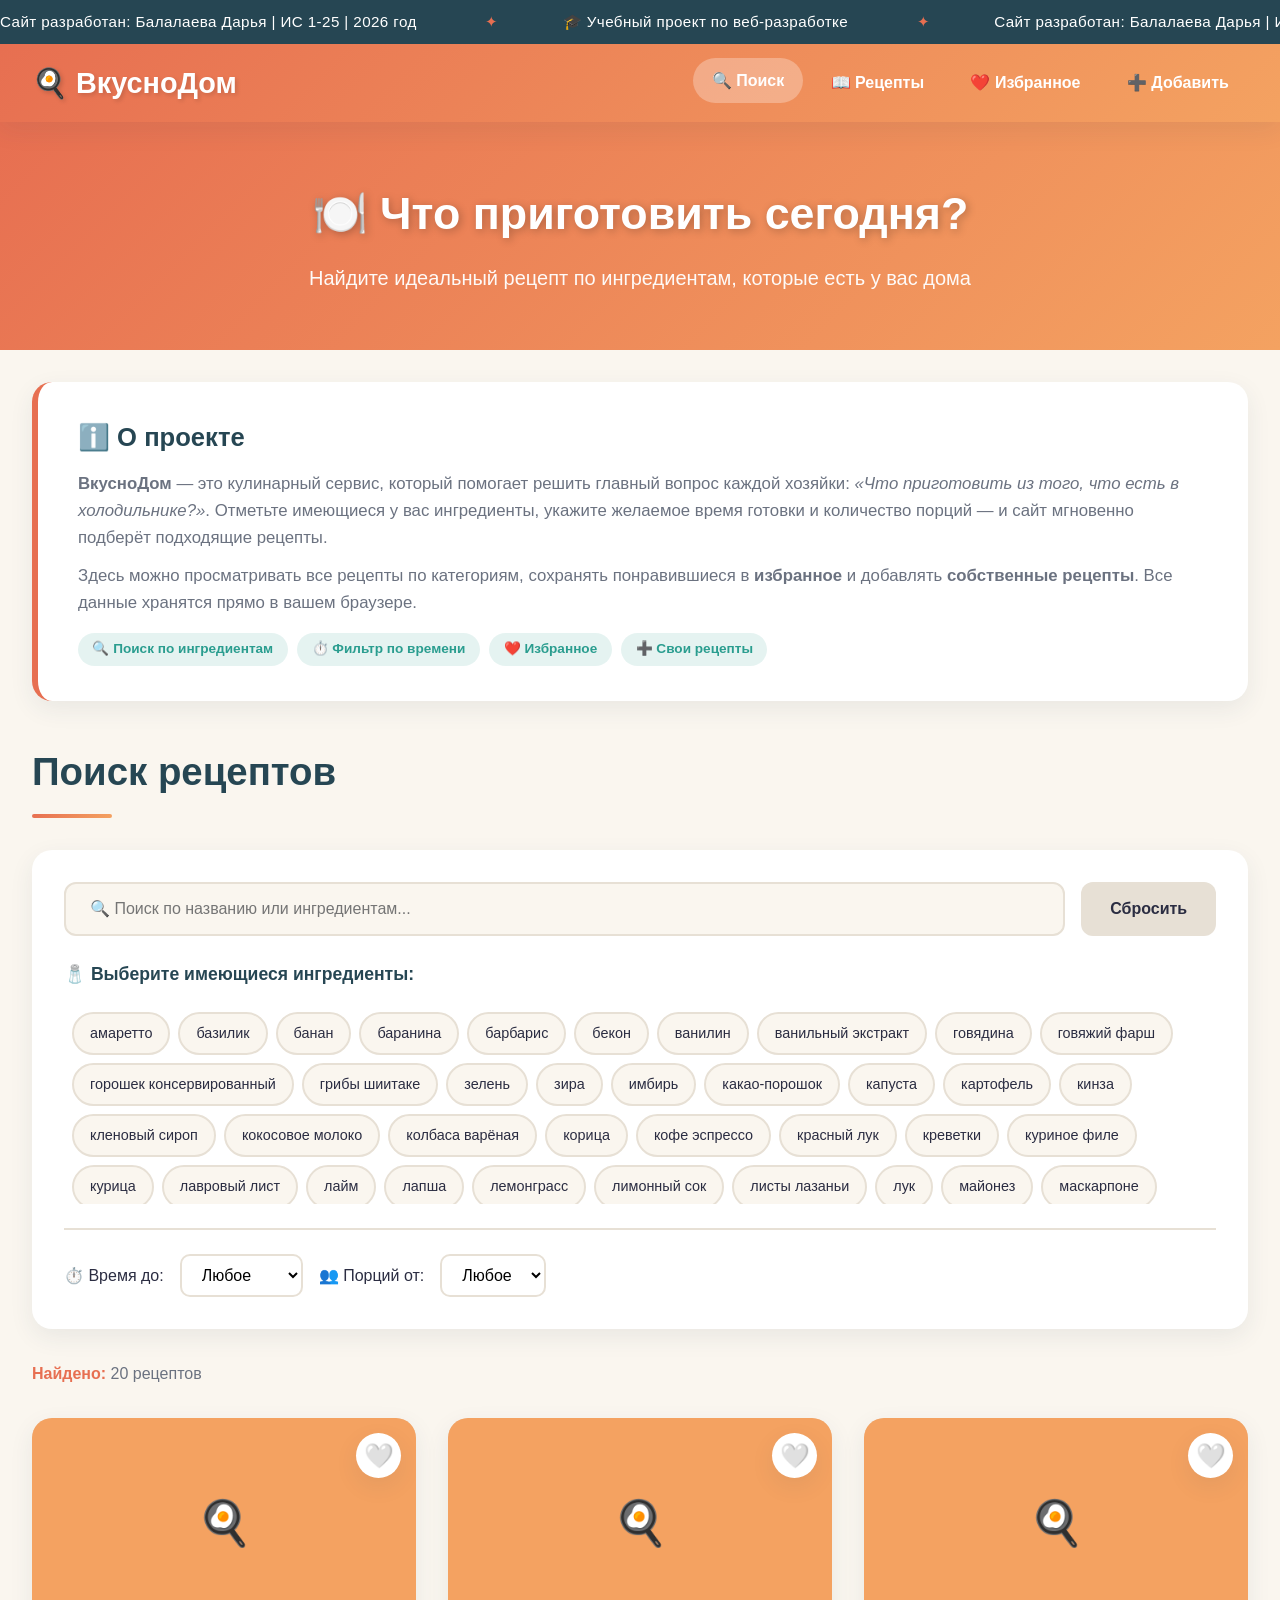
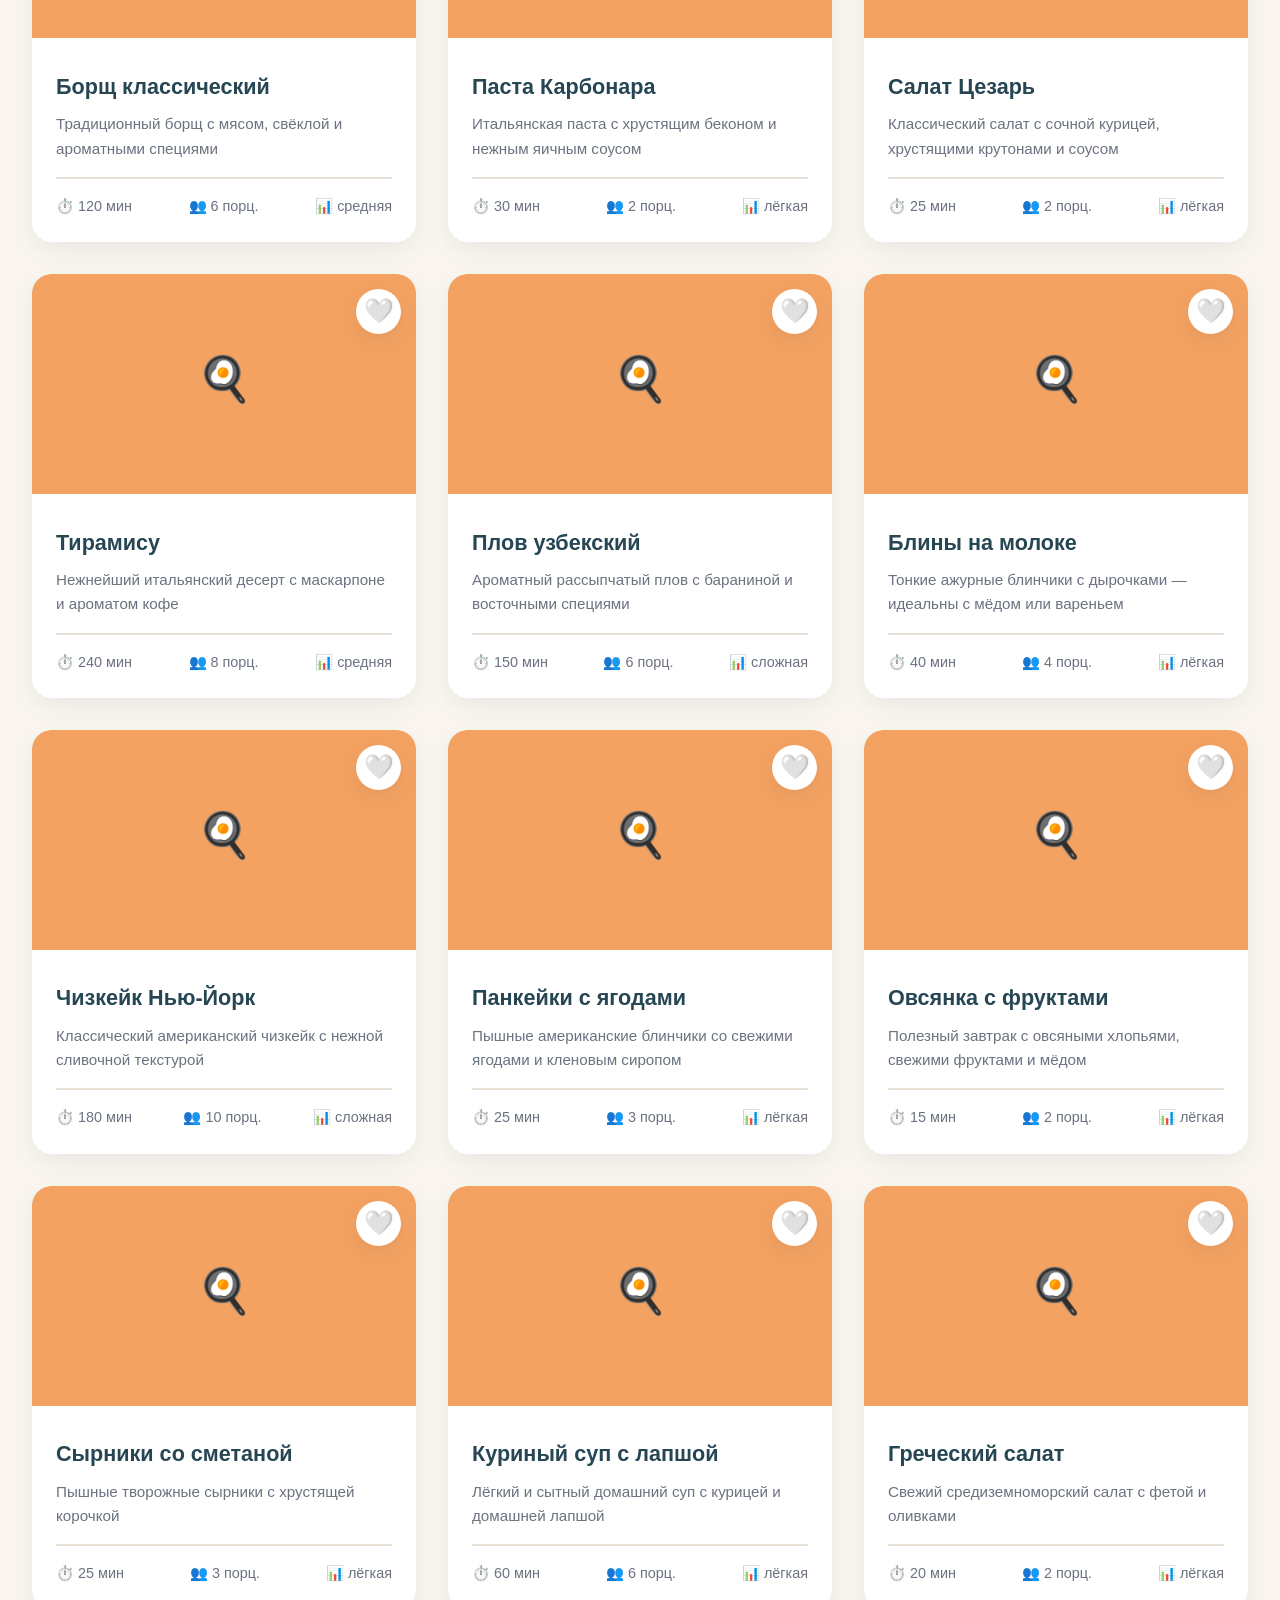
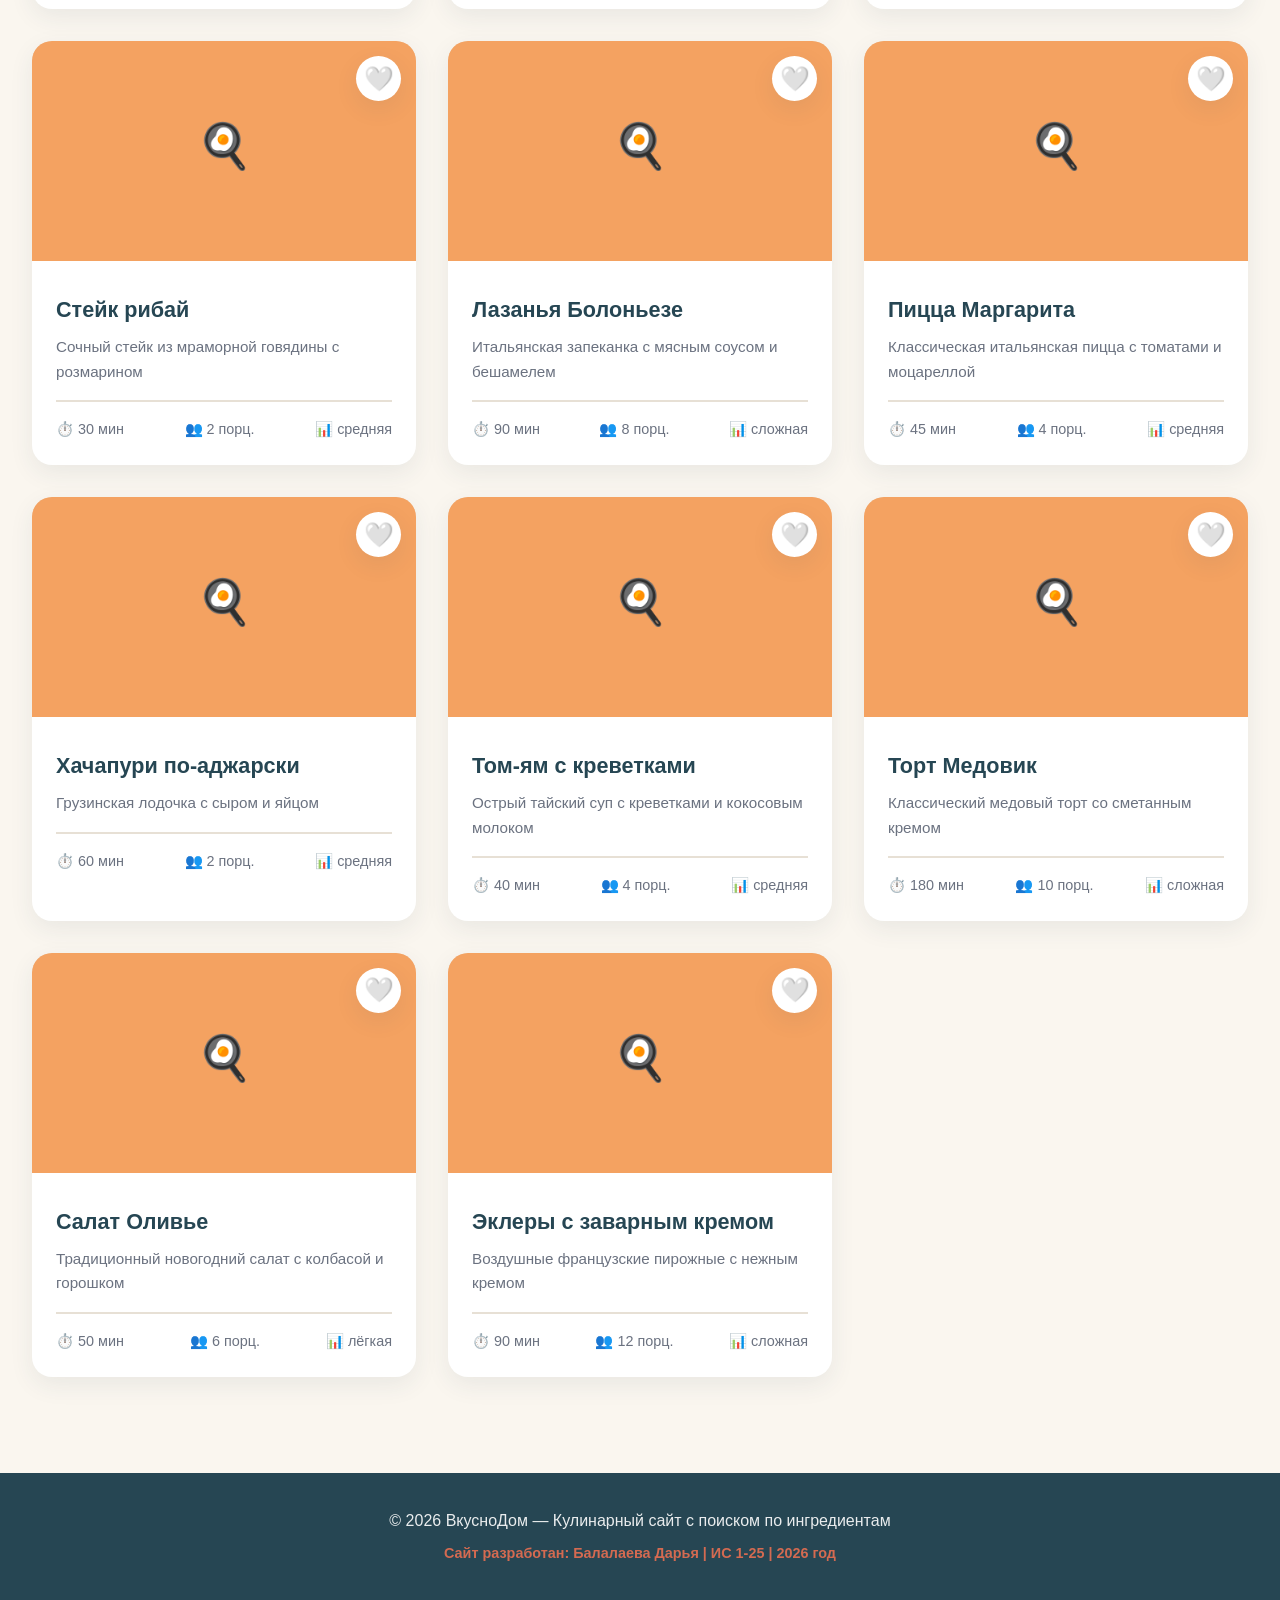
<file: index.html>
<!DOCTYPE html>
<html lang="ru">
<head>
    <meta charset="UTF-8">
    <meta name="viewport" content="width=device-width, initial-scale=1.0">
    <title>ВкусноДом — Поиск рецептов</title>
    <link rel="stylesheet" href="style.css">
</head>
<body data-page="index">
    <div class="top-banner">
        <div class="marquee-track">
            <span>Сайт разработан: Балалаева Дарья | ИС 1-25 | 2026 год</span>
            <span>🎓 Учебный проект по веб-разработке</span>
            <span>Сайт разработан: Балалаева Дарья | ИС 1-25 | 2026 год</span>
            <span>🎓 Учебный проект по веб-разработке</span>
        </div>
    </div>

    <header>
        <div class="header-container">
            <a href="index.html" class="logo">🍳 ВкусноДом</a>
            <nav>
                <ul>
                    <li><a href="index.html" class="active">🔍 Поиск</a></li>
                    <li><a href="recipes.html">📖 Рецепты</a></li>
                    <li><a href="favorites.html">❤️ Избранное</a></li>
                    <li><a href="add.html">➕ Добавить</a></li>
                </ul>
            </nav>
        </div>
    </header>

    <section class="hero">
        <div class="hero-content">
            <h1>🍽️ Что приготовить сегодня?</h1>
            <p>Найдите идеальный рецепт по ингредиентам, которые есть у вас дома</p>
        </div>
    </section>

    <main>
        <div class="about-section">
            <h2>ℹ️ О проекте</h2>
            <p><strong>ВкусноДом</strong> — это кулинарный сервис, который помогает решить главный вопрос каждой хозяйки: <em>«Что приготовить из того, что есть в холодильнике?»</em>. Отметьте имеющиеся у вас ингредиенты, укажите желаемое время готовки и количество порций — и сайт мгновенно подберёт подходящие рецепты.</p>
            <p>Здесь можно просматривать все рецепты по категориям, сохранять понравившиеся в <strong>избранное</strong> и добавлять <strong>собственные рецепты</strong>. Все данные хранятся прямо в вашем браузере.</p>
            <div class="about-badges">
                <span class="badge">🔍 Поиск по ингредиентам</span>
                <span class="badge">⏱️ Фильтр по времени</span>
                <span class="badge">❤️ Избранное</span>
                <span class="badge">➕ Свои рецепты</span>
            </div>
        </div>

        <h1 class="page-title">Поиск рецептов</h1>

        <div class="search-section">
            <div class="search-box">
                <input type="text" id="searchInput" placeholder="🔍 Поиск по названию или ингредиентам...">
                <button class="btn btn-secondary" onclick="resetFilters()">Сбросить</button>
            </div>

            <div class="filter-title">🧂 Выберите имеющиеся ингредиенты:</div>
            <div class="ingredients-filter" id="ingredientsFilter"></div>

            <div class="filter-controls">
                <label>⏱️ Время до:</label>
                <select id="timeFilter">
                    <option value="999">Любое</option>
                    <option value="30">30 минут</option>
                    <option value="60">1 час</option>
                    <option value="120">2 часа</option>
                </select>
                <label>👥 Порций от:</label>
                <select id="servingsFilter">
                    <option value="0">Любое</option>
                    <option value="1">1</option>
                    <option value="2">2</option>
                    <option value="4">4</option>
                    <option value="6">6</option>
                </select>
            </div>
        </div>

        <div class="results-info" id="resultsInfo"></div>
        <div class="recipes-grid" id="recipesGrid"></div>
    </main>

    <div class="modal" id="recipeModal">
        <div class="modal-content">
            <button class="modal-close" onclick="closeModal()">×</button>
            <div id="recipeDetail"></div>
        </div>
    </div>

    <footer>
        <p>© 2026 ВкусноДом — Кулинарный сайт с поиском по ингредиентам</p>
        <p class="footer-dev">Сайт разработан: Балалаева Дарья | ИС 1-25 | 2026 год</p>
    </footer>

    <script src="script.js"></script>
</body>
</html>
</file>
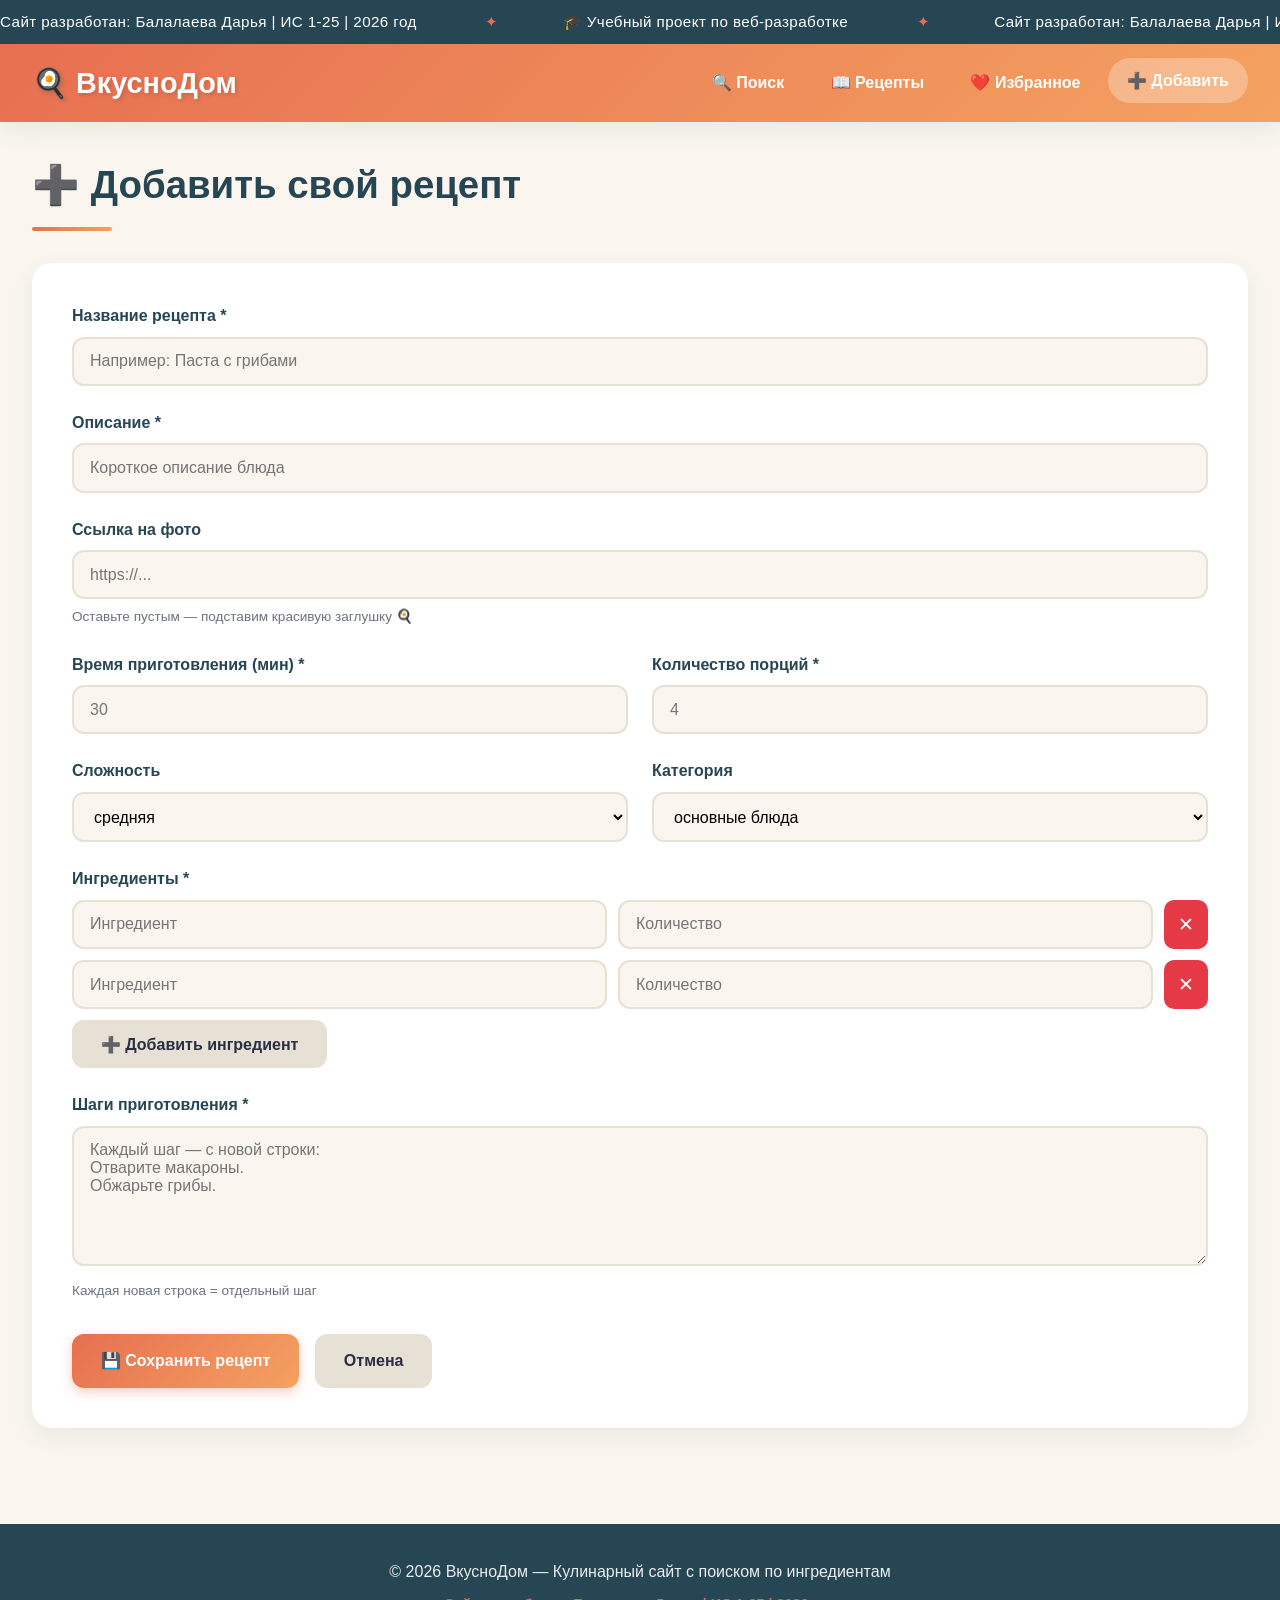
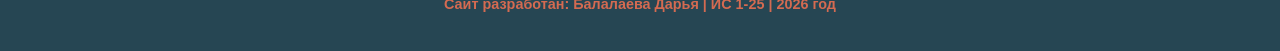
<file: add.html>
<!DOCTYPE html>
<html lang="ru">
<head>
    <meta charset="UTF-8">
    <meta name="viewport" content="width=device-width, initial-scale=1.0">
    <title>ВкусноДом — Добавить рецепт</title>
    <link rel="stylesheet" href="style.css">
</head>
<body data-page="add">
    <div class="top-banner">
        <div class="marquee-track">
            <span>Сайт разработан: Балалаева Дарья | ИС 1-25 | 2026 год</span>
            <span>🎓 Учебный проект по веб-разработке</span>
            <span>Сайт разработан: Балалаева Дарья | ИС 1-25 | 2026 год</span>
            <span>🎓 Учебный проект по веб-разработке</span>
        </div>
    </div>

    <header>
        <div class="header-container">
            <a href="index.html" class="logo">🍳 ВкусноДом</a>
            <nav>
                <ul>
                    <li><a href="index.html">🔍 Поиск</a></li>
                    <li><a href="recipes.html">📖 Рецепты</a></li>
                    <li><a href="favorites.html">❤️ Избранное</a></li>
                    <li><a href="add.html" class="active">➕ Добавить</a></li>
                </ul>
            </nav>
        </div>
    </header>

    <main>
        <h1 class="page-title">➕ Добавить свой рецепт</h1>

        <div class="form-section">
            <form id="addForm">
                <div class="form-grid">
                    <div class="form-group full">
                        <label for="title">Название рецепта *</label>
                        <input type="text" id="title" placeholder="Например: Паста с грибами" required>
                    </div>
                    <div class="form-group full">
                        <label for="description">Описание *</label>
                        <input type="text" id="description" placeholder="Короткое описание блюда" required>
                    </div>
                    <div class="form-group full">
                        <label for="image">Ссылка на фото</label>
                        <input type="url" id="image" placeholder="https://...">
                        <p class="form-hint">Оставьте пустым — подставим красивую заглушку 🍳</p>
                    </div>
                    <div class="form-group">
                        <label for="time">Время приготовления (мин) *</label>
                        <input type="number" id="time" min="1" max="999" placeholder="30" required>
                    </div>
                    <div class="form-group">
                        <label for="servings">Количество порций *</label>
                        <input type="number" id="servings" min="1" max="50" placeholder="4" required>
                    </div>
                    <div class="form-group">
                        <label for="difficulty">Сложность</label>
                        <select id="difficulty">
                            <option value="лёгкая">лёгкая</option>
                            <option value="средняя" selected>средняя</option>
                            <option value="сложная">сложная</option>
                        </select>
                    </div>
                    <div class="form-group">
                        <label for="category">Категория</label>
                        <select id="category">
                            <option value="завтраки">завтраки</option>
                            <option value="супы">супы</option>
                            <option value="салаты">салаты</option>
                            <option value="основные блюда" selected>основные блюда</option>
                            <option value="выпечка">выпечка</option>
                            <option value="десерты">десерты</option>
                        </select>
                    </div>
                    <div class="form-group full">
                        <label>Ингредиенты *</label>
                        <div id="ingredientsContainer"></div>
                        <button type="button" class="btn btn-secondary" onclick="addIngredientRow()">➕ Добавить ингредиент</button>
                    </div>
                    <div class="form-group full">
                        <label for="steps">Шаги приготовления *</label>
                        <textarea id="steps" placeholder="Каждый шаг — с новой строки:&#10;Отварите макароны.&#10;Обжарьте грибы."></textarea>
                        <p class="form-hint">Каждая новая строка = отдельный шаг</p>
                    </div>
                </div>
                <div class="form-actions">
                    <button type="submit" class="btn btn-primary">💾 Сохранить рецепт</button>
                    <a href="recipes.html" class="btn btn-secondary">Отмена</a>
                </div>
            </form>

            <div id="myRecipesBlock" style="display:none">
                <h2 style="color:var(--secondary); margin-top:2.5rem;">📝 Мои добавленные рецепты</h2>
                <div class="my-recipes-list" id="myRecipesList"></div>
            </div>
        </div>
    </main>

    <div class="modal" id="recipeModal">
        <div class="modal-content">
            <button class="modal-close" onclick="closeModal()">×</button>
            <div id="recipeDetail"></div>
        </div>
    </div>

    <footer>
        <p>© 2026 ВкусноДом — Кулинарный сайт с поиском по ингредиентам</p>
        <p class="footer-dev">Сайт разработан: Балалаева Дарья | ИС 1-25 | 2026 год</p>
    </footer>

    <script src="script.js"></script>
</body>
</html>
</file>
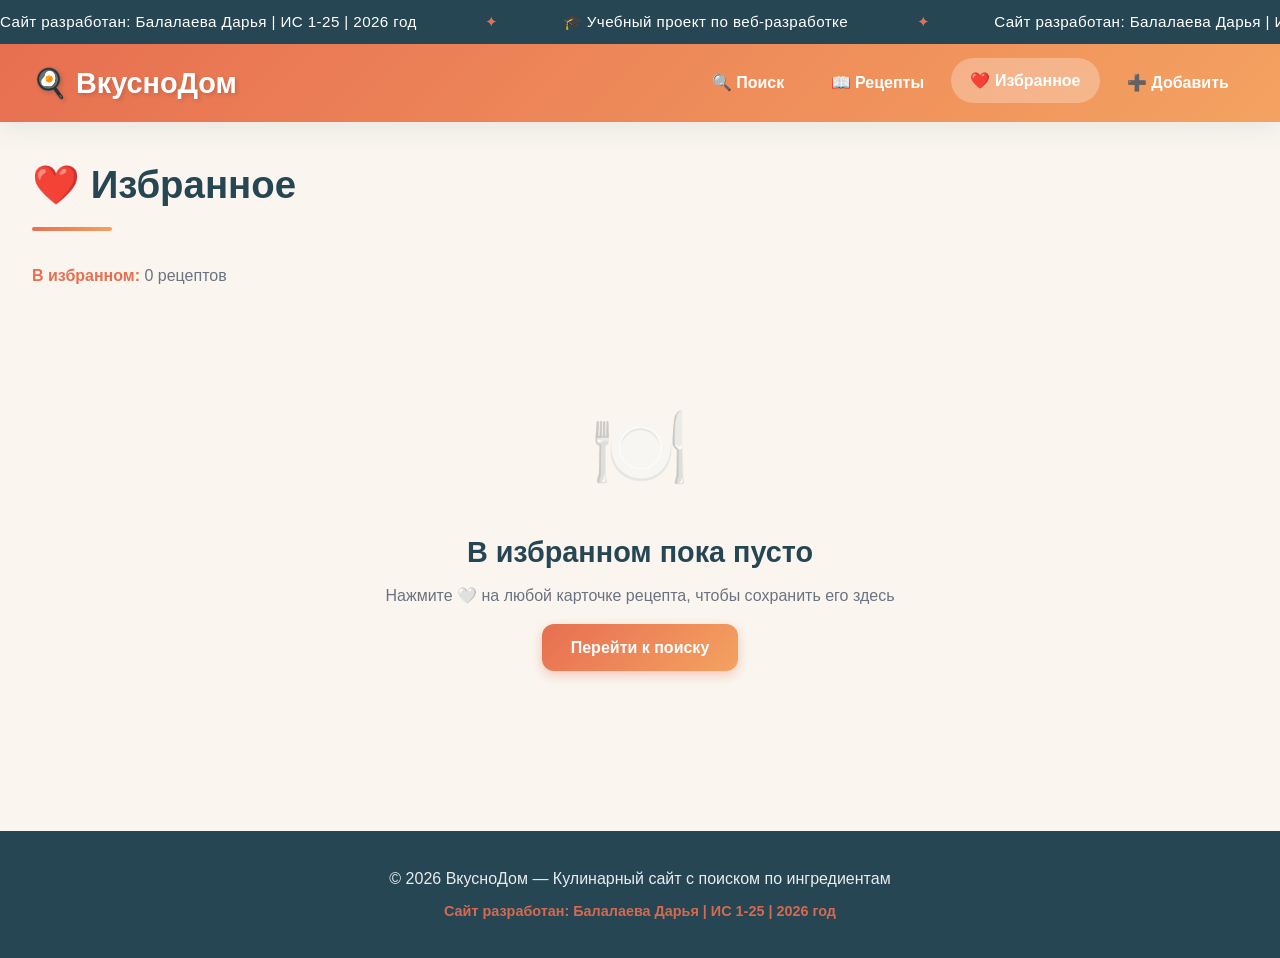
<file: favorites.html>
<!DOCTYPE html>
<html lang="ru">
<head>
    <meta charset="UTF-8">
    <meta name="viewport" content="width=device-width, initial-scale=1.0">
    <title>ВкусноДом — Избранное</title>
    <link rel="stylesheet" href="style.css">
</head>
<body data-page="favorites">
    <div class="top-banner">
        <div class="marquee-track">
            <span>Сайт разработан: Балалаева Дарья | ИС 1-25 | 2026 год</span>
            <span>🎓 Учебный проект по веб-разработке</span>
            <span>Сайт разработан: Балалаева Дарья | ИС 1-25 | 2026 год</span>
            <span>🎓 Учебный проект по веб-разработке</span>
        </div>
    </div>

    <header>
        <div class="header-container">
            <a href="index.html" class="logo">🍳 ВкусноДом</a>
            <nav>
                <ul>
                    <li><a href="index.html">🔍 Поиск</a></li>
                    <li><a href="recipes.html">📖 Рецепты</a></li>
                    <li><a href="favorites.html" class="active">❤️ Избранное</a></li>
                    <li><a href="add.html">➕ Добавить</a></li>
                </ul>
            </nav>
        </div>
    </header>

    <main>
        <h1 class="page-title">❤️ Избранное</h1>
        <div class="results-info" id="resultsInfo"></div>
        <div class="recipes-grid" id="recipesGrid"></div>
    </main>

    <div class="modal" id="recipeModal">
        <div class="modal-content">
            <button class="modal-close" onclick="closeModal()">×</button>
            <div id="recipeDetail"></div>
        </div>
    </div>

    <footer>
        <p>© 2026 ВкусноДом — Кулинарный сайт с поиском по ингредиентам</p>
        <p class="footer-dev">Сайт разработан: Балалаева Дарья | ИС 1-25 | 2026 год</p>
    </footer>

    <script src="script.js"></script>
</body>
</html>
</file>
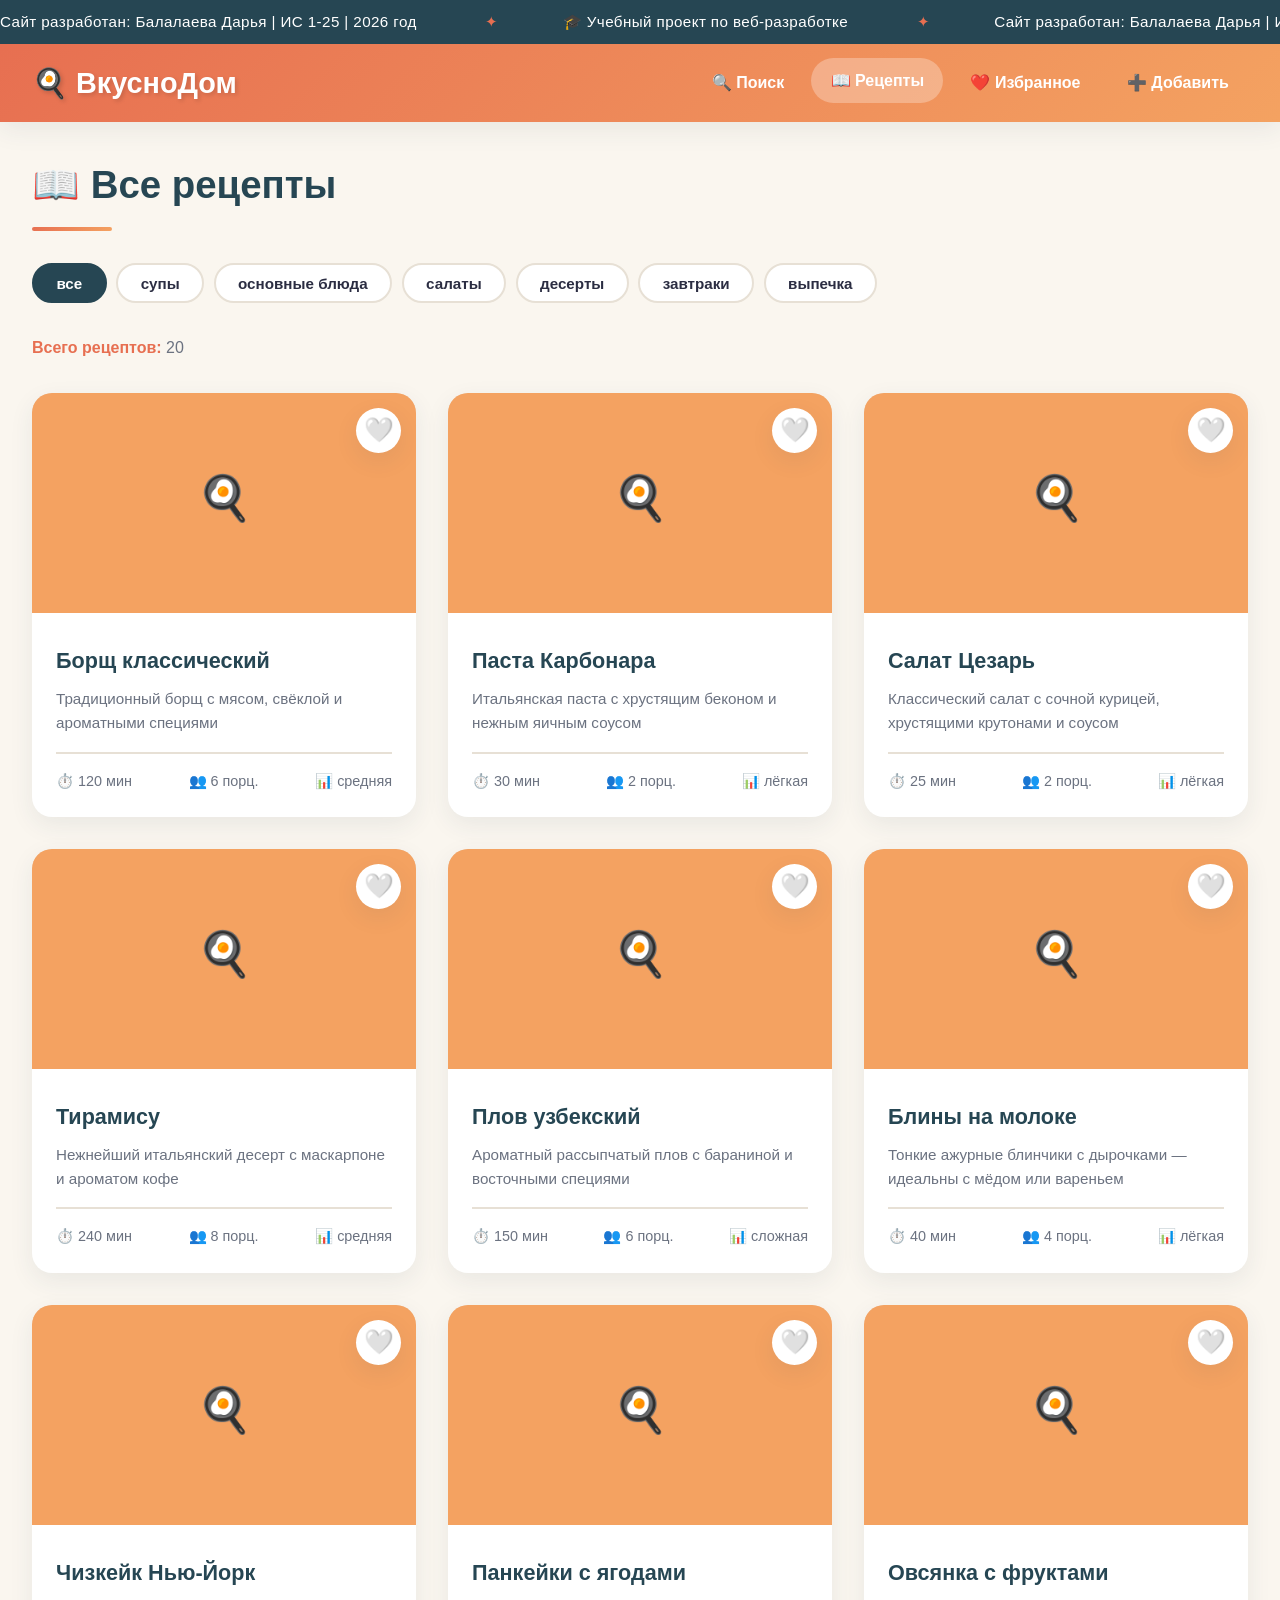
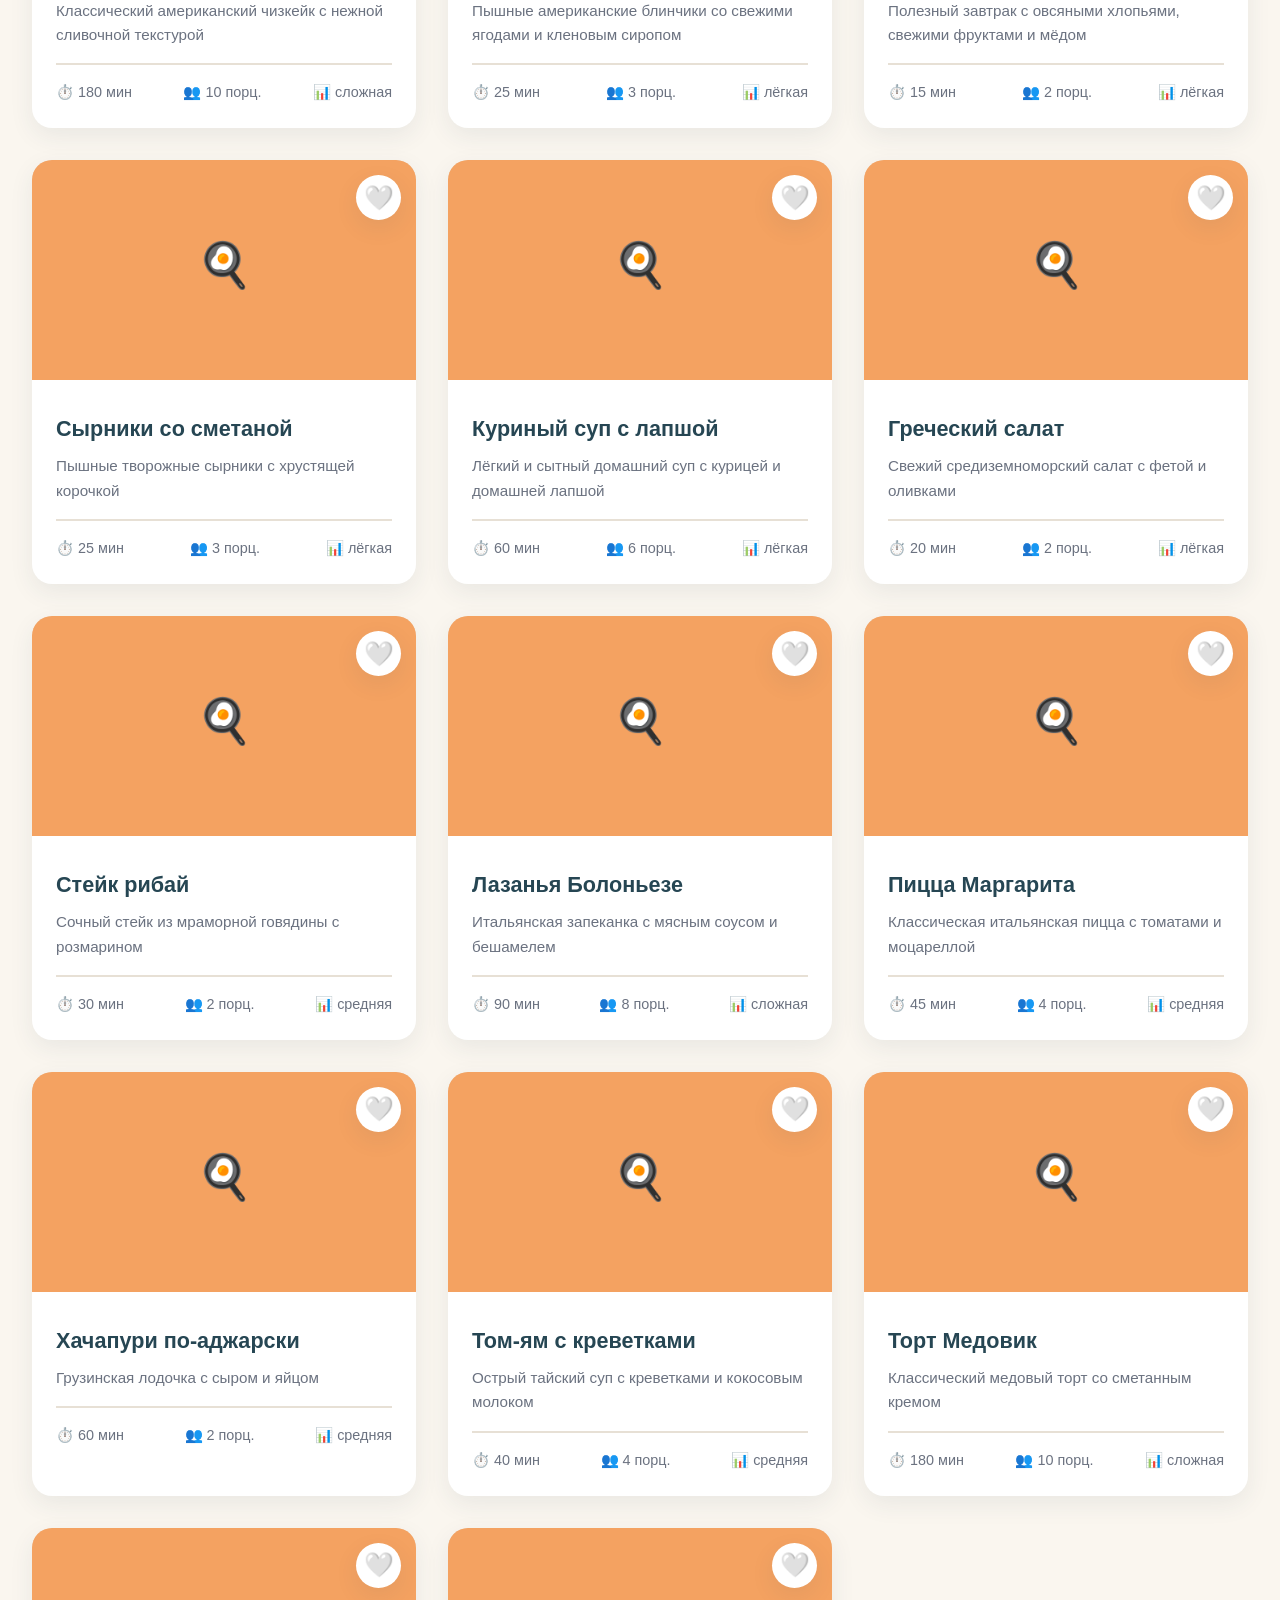
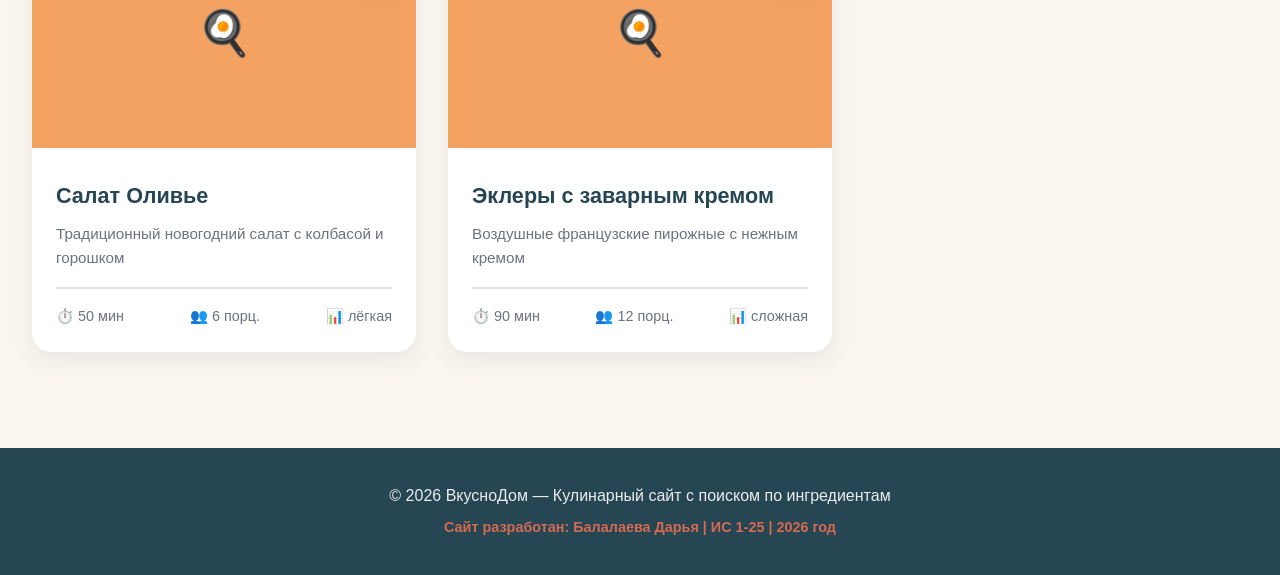
<file: recipes.html>
<!DOCTYPE html>
<html lang="ru">
<head>
    <meta charset="UTF-8">
    <meta name="viewport" content="width=device-width, initial-scale=1.0">
    <title>ВкусноДом — Все рецепты</title>
    <link rel="stylesheet" href="style.css">
</head>
<body data-page="recipes">
    <div class="top-banner">
        <div class="marquee-track">
            <span>Сайт разработан: Балалаева Дарья | ИС 1-25 | 2026 год</span>
            <span>🎓 Учебный проект по веб-разработке</span>
            <span>Сайт разработан: Балалаева Дарья | ИС 1-25 | 2026 год</span>
            <span>🎓 Учебный проект по веб-разработке</span>
        </div>
    </div>

    <header>
        <div class="header-container">
            <a href="index.html" class="logo">🍳 ВкусноДом</a>
            <nav>
                <ul>
                    <li><a href="index.html">🔍 Поиск</a></li>
                    <li><a href="recipes.html" class="active">📖 Рецепты</a></li>
                    <li><a href="favorites.html">❤️ Избранное</a></li>
                    <li><a href="add.html">➕ Добавить</a></li>
                </ul>
            </nav>
        </div>
    </header>

    <main>
        <h1 class="page-title">📖 Все рецепты</h1>
        <div class="category-tabs" id="categoryTabs"></div>
        <div class="results-info" id="resultsInfo"></div>
        <div class="recipes-grid" id="recipesGrid"></div>
    </main>

    <div class="modal" id="recipeModal">
        <div class="modal-content">
            <button class="modal-close" onclick="closeModal()">×</button>
            <div id="recipeDetail"></div>
        </div>
    </div>

    <footer>
        <p>© 2026 ВкусноДом — Кулинарный сайт с поиском по ингредиентам</p>
        <p class="footer-dev">Сайт разработан: Балалаева Дарья | ИС 1-25 | 2026 год</p>
    </footer>

    <script src="script.js"></script>
</body>
</html>
</file>
<file: style.css>
/* ===== ВКУСНОДОМ — общая палитра (тёплая, "земляная") ===== */
* { margin: 0; padding: 0; box-sizing: border-box; }

:root {
    --primary: #e76f51;          /* терракота */
    --primary-dark: #d1603f;
    --secondary: #264653;        /* глубокий сланец */
    --accent: #2a9d8f;           /* бирюза */
    --bg: #faf6ef;               /* тёплый крем */
    --card-bg: #ffffff;
    --text: #2b2d42;
    --text-light: #6b7280;
    --border: #e7e0d5;
    --success: #2a9d8f;
    --danger: #e63946;
    --shadow: 0 8px 24px rgba(38,70,83,0.08);
    --shadow-hover: 0 16px 40px rgba(38,70,83,0.16);
    --gradient: linear-gradient(135deg, #e76f51 0%, #f4a261 100%);
}

body { font-family: 'Segoe UI', 'Roboto', Tahoma, sans-serif; background: var(--bg); color: var(--text); line-height: 1.6; min-height: 100vh; display: flex; flex-direction: column; }

/* ===== БЕГУЩАЯ СТРОКА ===== */
.top-banner { background: var(--secondary); color: #fff; overflow: hidden; white-space: nowrap; padding: 9px 0; position: relative; z-index: 101; }
.marquee-track { display: inline-flex; gap: 4rem; padding-right: 4rem; animation: marquee 26s linear infinite; font-size: 0.95rem; font-weight: 500; letter-spacing: 0.4px; }
.top-banner:hover .marquee-track { animation-play-state: paused; }
.marquee-track span::after { content: ' ✦'; color: var(--primary); margin-left: 4rem; }
@keyframes marquee { from { transform: translateX(0); } to { transform: translateX(-50%); } }

/* ===== ШАПКА ===== */
header { background: var(--gradient); color: #fff; box-shadow: var(--shadow); position: sticky; top: 0; z-index: 100; }
.header-container { max-width: 1280px; margin: 0 auto; padding: 1rem 2rem; display: flex; justify-content: space-between; align-items: center; flex-wrap: wrap; gap: 1rem; }
.logo { font-size: 1.8rem; font-weight: 800; text-decoration: none; color: #fff; display: flex; align-items: center; gap: 0.5rem; text-shadow: 2px 2px 4px rgba(0,0,0,0.15); }
nav ul { display: flex; list-style: none; gap: 0.5rem; flex-wrap: wrap; }
nav a { color: #fff; text-decoration: none; font-weight: 600; padding: 0.6rem 1.2rem; border-radius: 25px; transition: all 0.3s; display: inline-block; }
nav a:hover, nav a.active { background: rgba(255,255,255,0.28); transform: translateY(-2px); }

/* ===== HERO ===== */
.hero { background: var(--gradient); color: #fff; padding: 3.5rem 2rem; text-align: center; position: relative; overflow: hidden; }
.hero::before { content: ''; position: absolute; inset: 0; background: url('https://images.unsplash.com/photo-1504674900247-0877df9cc836?w=1600&q=80') center/cover; opacity: 0.14; }
.hero-content { position: relative; z-index: 1; max-width: 800px; margin: 0 auto; }
.hero h1 { font-size: 2.8rem; margin-bottom: 0.8rem; text-shadow: 2px 2px 8px rgba(0,0,0,0.25); }
.hero p { font-size: 1.25rem; opacity: 0.96; }

/* ===== ОСНОВНОЙ КОНТЕНТ ===== */
main { max-width: 1280px; margin: 0 auto; padding: 2rem; flex: 1; width: 100%; }
.page-title { font-size: 2.4rem; margin-bottom: 2rem; color: var(--secondary); position: relative; padding-bottom: 1rem; }
.page-title::after { content: ''; position: absolute; bottom: 0; left: 0; width: 80px; height: 4px; background: var(--gradient); border-radius: 2px; }

/* ===== О ПРОЕКТЕ ===== */
.about-section { background: var(--card-bg); border-radius: 20px; padding: 2.2rem 2.5rem; margin-bottom: 2.5rem; box-shadow: var(--shadow); border-left: 6px solid var(--primary); }
.about-section h2 { color: var(--secondary); font-size: 1.6rem; margin-bottom: 0.8rem; }
.about-section p { color: var(--text-light); font-size: 1.05rem; margin-bottom: 0.7rem; }
.about-section p:last-child { margin-bottom: 0; }
.about-badges { display: flex; gap: 0.6rem; flex-wrap: wrap; margin-top: 1rem; }
.badge { background: rgba(42,157,143,0.12); color: var(--accent); padding: 0.35rem 0.9rem; border-radius: 20px; font-size: 0.85rem; font-weight: 600; }

/* ===== ПОИСК ===== */
.search-section { background: var(--card-bg); padding: 2rem; border-radius: 20px; box-shadow: var(--shadow); margin-bottom: 2rem; }
.search-box { display: flex; gap: 1rem; margin-bottom: 1.5rem; flex-wrap: wrap; }
.search-box input { flex: 1; min-width: 250px; padding: 1rem 1.5rem; border: 2px solid var(--border); border-radius: 12px; font-size: 1rem; transition: all 0.3s; background: var(--bg); }
.search-box input:focus { outline: none; border-color: var(--primary); box-shadow: 0 0 0 4px rgba(231,111,81,0.12); background: #fff; }

.btn { padding: 0.9rem 1.8rem; border: none; border-radius: 12px; font-size: 1rem; font-weight: 600; cursor: pointer; transition: all 0.3s; text-decoration: none; display: inline-block; text-align: center; }
.btn-primary { background: var(--gradient); color: #fff; box-shadow: 0 4px 12px rgba(231,111,81,0.35); }
.btn-primary:hover { transform: translateY(-2px); box-shadow: 0 6px 20px rgba(231,111,81,0.45); }
.btn-secondary { background: var(--border); color: var(--text); }
.btn-secondary:hover { background: #d8d0c2; }
.btn-danger { background: var(--danger); color: #fff; }
.btn-danger:hover { background: #c92b38; }

.filter-title { font-size: 1.1rem; margin-bottom: 1rem; font-weight: 600; color: var(--secondary); }
.ingredients-filter { display: flex; flex-wrap: wrap; gap: 0.5rem; margin-bottom: 1rem; max-height: 200px; overflow-y: auto; padding: 0.5rem; }
.ingredient-chip { padding: 0.5rem 1rem; background: var(--bg); border: 2px solid var(--border); border-radius: 25px; cursor: pointer; transition: all 0.3s; font-size: 0.9rem; font-weight: 500; }
.ingredient-chip:hover { border-color: var(--primary); transform: translateY(-2px); }
.ingredient-chip.selected { background: var(--gradient); color: #fff; border-color: var(--primary); box-shadow: 0 4px 12px rgba(231,111,81,0.3); }
.filter-controls { display: flex; gap: 1rem; flex-wrap: wrap; align-items: center; margin-top: 1.5rem; padding-top: 1.5rem; border-top: 2px solid var(--border); }
.filter-controls select { padding: 0.6rem 1rem; border: 2px solid var(--border); border-radius: 10px; font-size: 1rem; cursor: pointer; background: #fff; }

/* ===== КАТЕГОРИИ (recipes.html) ===== */
.category-tabs { display: flex; gap: 0.6rem; flex-wrap: wrap; margin-bottom: 2rem; }
.category-tab { padding: 0.6rem 1.4rem; background: var(--card-bg); border: 2px solid var(--border); border-radius: 25px; cursor: pointer; font-weight: 600; font-size: 0.95rem; transition: all 0.3s; color: var(--text); }
.category-tab:hover { border-color: var(--accent); transform: translateY(-2px); }
.category-tab.active { background: var(--secondary); color: #fff; border-color: var(--secondary); }

/* ===== СЕТКА КАРТОЧЕК ===== */
.recipes-grid { display: grid; grid-template-columns: repeat(auto-fill, minmax(300px, 1fr)); gap: 2rem; margin-top: 2rem; }
.recipe-card { background: var(--card-bg); border-radius: 20px; overflow: hidden; box-shadow: var(--shadow); transition: all 0.4s; cursor: pointer; position: relative; }
.recipe-card:hover { transform: translateY(-8px); box-shadow: var(--shadow-hover); }
.recipe-card img { width: 100%; height: 220px; object-fit: cover; transition: transform 0.4s; background: var(--border); }
.recipe-card:hover img { transform: scale(1.05); }
.recipe-card-body { padding: 1.5rem; }
.recipe-card h3 { font-size: 1.35rem; margin-bottom: 0.5rem; color: var(--secondary); }
.recipe-card p { color: var(--text-light); margin-bottom: 1rem; font-size: 0.95rem; }
.recipe-meta { display: flex; justify-content: space-between; font-size: 0.9rem; color: var(--text-light); padding-top: 1rem; border-top: 2px solid var(--border); }
.recipe-meta span { display: flex; align-items: center; gap: 0.3rem; }
.user-badge { position: absolute; top: 15px; left: 15px; background: var(--accent); color: #fff; font-size: 0.75rem; font-weight: 700; padding: 0.3rem 0.8rem; border-radius: 20px; z-index: 2; }

.favorite-btn { position: absolute; top: 15px; right: 15px; background: #fff; border: none; width: 45px; height: 45px; border-radius: 50%; cursor: pointer; font-size: 1.5rem; box-shadow: var(--shadow); z-index: 2; transition: all 0.3s; }
.favorite-btn:hover { transform: scale(1.12); }
.favorite-btn.active { background: var(--danger); color: #fff; }

/* ===== МОДАЛЬНОЕ ОКНО ===== */
.modal { display: none; position: fixed; inset: 0; background: rgba(20,30,35,0.82); z-index: 1000; overflow-y: auto; padding: 2rem; }
.modal.active { display: flex; align-items: flex-start; justify-content: center; }
.modal-content { background: var(--card-bg); border-radius: 20px; max-width: 1000px; width: 100%; overflow: hidden; box-shadow: 0 20px 60px rgba(0,0,0,0.35); animation: slideUp 0.4s ease; position: relative; }
@keyframes slideUp { from { transform: translateY(50px); opacity: 0; } to { transform: translateY(0); opacity: 1; } }
.modal-close { position: absolute; top: 20px; right: 20px; background: #fff; border: none; width: 40px; height: 40px; border-radius: 50%; font-size: 1.5rem; cursor: pointer; box-shadow: var(--shadow); z-index: 10; }
.recipe-hero { position: relative; height: 400px; }
.recipe-hero img { width: 100%; height: 100%; object-fit: cover; }
.recipe-hero-overlay { position: absolute; bottom: 0; left: 0; right: 0; padding: 3rem 2rem; background: linear-gradient(transparent, rgba(38,70,83,0.9)); color: #fff; }
.recipe-hero-overlay h1 { font-size: 2.4rem; margin-bottom: 0.5rem; }
.recipe-info { display: flex; gap: 2rem; padding: 2rem; background: var(--bg); flex-wrap: wrap; align-items: center; justify-content: center; }
.info-item { display: flex; flex-direction: column; align-items: center; gap: 0.3rem; }
.info-item .label { font-size: 0.9rem; color: var(--text-light); }
.info-item .value { font-size: 1.4rem; font-weight: 700; color: var(--primary); }
.recipe-content { padding: 2.5rem; display: grid; grid-template-columns: 1fr 2fr; gap: 3rem; }
.ingredients-list h2, .steps-list h2 { color: var(--secondary); margin-bottom: 1.5rem; font-size: 1.7rem; }
.ingredients-list li { list-style: none; padding: 0.8rem 0; border-bottom: 2px dashed var(--border); display: flex; justify-content: space-between; gap: 1rem; }
.ingredients-list .amount { color: var(--primary); font-weight: 600; white-space: nowrap; }
.steps-list li { list-style: none; padding: 1.2rem 1.2rem 1.2rem 4rem; margin-bottom: 1rem; background: var(--bg); border-radius: 12px; border-left: 5px solid var(--primary); position: relative; }
.steps-list li::before { content: attr(data-step); position: absolute; left: 1rem; top: 50%; transform: translateY(-50%); width: 32px; height: 32px; background: var(--gradient); color: #fff; border-radius: 50%; display: flex; align-items: center; justify-content: center; font-weight: 700; }

/* ===== ФОРМА ДОБАВЛЕНИЯ ===== */
.form-section { background: var(--card-bg); padding: 2.5rem; border-radius: 20px; box-shadow: var(--shadow); }
.form-grid { display: grid; grid-template-columns: 1fr 1fr; gap: 1.5rem; }
.form-grid .full { grid-column: 1 / -1; }
.form-group label { display: block; margin-bottom: 0.5rem; font-weight: 600; color: var(--secondary); }
.form-group input, .form-group select, .form-group textarea { width: 100%; padding: 0.85rem 1rem; border: 2px solid var(--border); border-radius: 12px; font-size: 1rem; font-family: inherit; background: var(--bg); transition: all 0.3s; }
.form-group textarea { min-height: 140px; resize: vertical; }
.form-group input:focus, .form-group select:focus, .form-group textarea:focus { outline: none; border-color: var(--primary); box-shadow: 0 0 0 4px rgba(231,111,81,0.12); background: #fff; }
.form-hint { font-size: 0.85rem; color: var(--text-light); margin-top: 0.4rem; }
.ingredient-row { display: grid; grid-template-columns: 1fr 1fr auto; gap: 0.7rem; margin-bottom: 0.7rem; }
.remove-row { background: var(--danger); color: #fff; border: none; border-radius: 10px; width: 44px; cursor: pointer; font-size: 1.2rem; transition: all 0.3s; }
.remove-row:hover { background: #c92b38; transform: scale(1.05); }
.form-actions { display: flex; gap: 1rem; flex-wrap: wrap; margin-top: 2rem; }
.my-recipes-list { margin-top: 2rem; display: flex; flex-direction: column; gap: 0.8rem; }
.my-recipe-item { display: flex; justify-content: space-between; align-items: center; gap: 1rem; background: var(--bg); border: 2px solid var(--border); border-radius: 12px; padding: 0.9rem 1.2rem; }
.my-recipe-item button { background: none; border: none; color: var(--danger); font-weight: 700; cursor: pointer; font-size: 0.95rem; }
.my-recipe-item button:hover { text-decoration: underline; }

/* ===== ПУСТОЕ СОСТОЯНИЕ / ИНФО ===== */
.empty-state { text-align: center; padding: 4rem 2rem; color: var(--text-light); grid-column: 1 / -1; }
.empty-state .icon { font-size: 5rem; margin-bottom: 1rem; opacity: 0.5; }
.empty-state h3 { font-size: 1.8rem; margin-bottom: 0.5rem; color: var(--secondary); }
.results-info { margin-bottom: 1rem; color: var(--text-light); font-size: 1rem; }
.results-info strong { color: var(--primary); }

/* ===== ФУТЕР / ТОСТ ===== */
footer { background: var(--secondary); color: #fff; text-align: center; padding: 2.2rem; margin-top: 4rem; }
footer p { opacity: 0.9; }
footer .footer-dev { margin-top: 0.5rem; font-size: 0.9rem; color: var(--primary); font-weight: 600; }
.toast { position: fixed; bottom: 30px; right: 30px; background: var(--success); color: #fff; padding: 1.2rem 1.8rem; border-radius: 12px; box-shadow: 0 8px 24px rgba(0,0,0,0.25); z-index: 2000; animation: slideIn 0.4s ease; font-weight: 600; }
.toast.error { background: var(--danger); }
@keyframes slideIn { from { transform: translateX(400px); opacity: 0; } to { transform: translateX(0); opacity: 1; } }

/* ===== АДАПТИВ ===== */
@media (max-width: 768px) {
    .hero h1 { font-size: 2rem; }
    .hero p { font-size: 1.05rem; }
    .page-title { font-size: 1.9rem; }
    .recipe-hero { height: 300px; }
    .recipe-hero-overlay h1 { font-size: 1.8rem; }
    .recipes-grid { grid-template-columns: 1fr; }
    .recipe-content { grid-template-columns: 1fr; }
    .form-grid { grid-template-columns: 1fr; }
    .ingredient-row { grid-template-columns: 1fr 1fr auto; }
}
</file>
